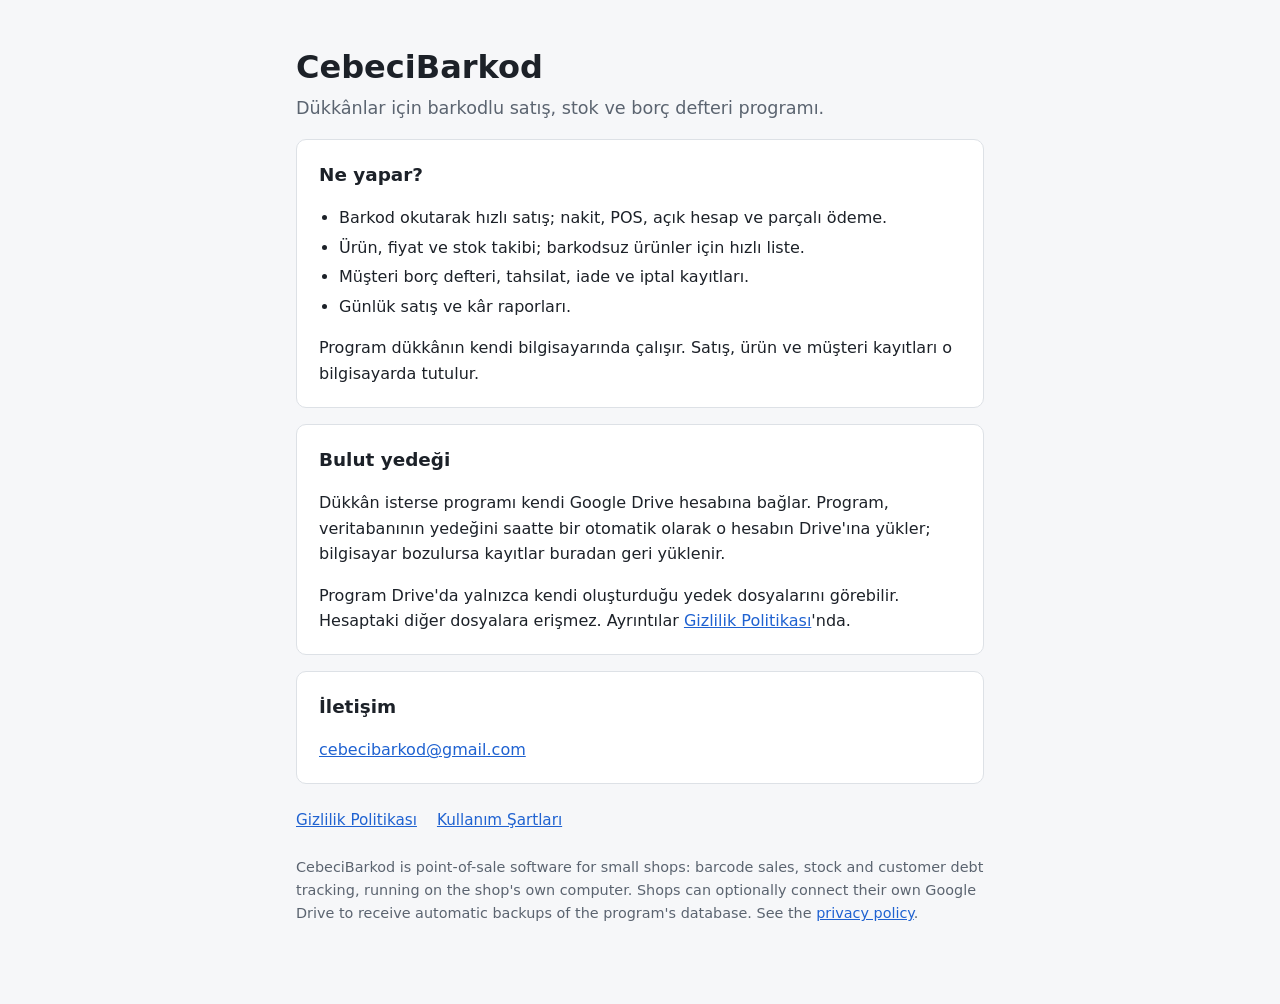
<file: index.html>
<!doctype html>
<html lang="tr">
<head>
<meta charset="utf-8">
<meta name="viewport" content="width=device-width, initial-scale=1">
<title>CebeciBarkod</title>
<meta name="description" content="CebeciBarkod: dükkânlar için barkodlu satış, stok ve borç defteri programı.">
<link rel="stylesheet" href="style.css">
</head>
<body>
<main>
  <header>
    <h1>CebeciBarkod</h1>
    <p class="lead">Dükkânlar için barkodlu satış, stok ve borç defteri programı.</p>
  </header>

  <section>
    <h2>Ne yapar?</h2>
    <ul>
      <li>Barkod okutarak hızlı satış; nakit, POS, açık hesap ve parçalı ödeme.</li>
      <li>Ürün, fiyat ve stok takibi; barkodsuz ürünler için hızlı liste.</li>
      <li>Müşteri borç defteri, tahsilat, iade ve iptal kayıtları.</li>
      <li>Günlük satış ve kâr raporları.</li>
    </ul>
    <p>Program dükkânın kendi bilgisayarında çalışır. Satış, ürün ve müşteri kayıtları o bilgisayarda tutulur.</p>
  </section>

  <section>
    <h2>Bulut yedeği</h2>
    <p>Dükkân isterse programı kendi Google Drive hesabına bağlar. Program, veritabanının yedeğini saatte bir otomatik olarak o hesabın Drive'ına yükler; bilgisayar bozulursa kayıtlar buradan geri yüklenir.</p>
    <p>Program Drive'da yalnızca kendi oluşturduğu yedek dosyalarını görebilir. Hesaptaki diğer dosyalara erişmez. Ayrıntılar <a href="gizlilik.html">Gizlilik Politikası</a>'nda.</p>
  </section>

  <section>
    <h2>İletişim</h2>
    <p><a href="mailto:cebecibarkod@gmail.com">cebecibarkod@gmail.com</a></p>
  </section>

  <footer>
    <a href="gizlilik.html">Gizlilik Politikası</a>
    <a href="sartlar.html">Kullanım Şartları</a>
  </footer>

  <p class="en" lang="en">CebeciBarkod is point-of-sale software for small shops: barcode sales, stock and customer debt tracking, running on the shop's own computer. Shops can optionally connect their own Google Drive to receive automatic backups of the program's database. See the <a href="gizlilik.html#english">privacy policy</a>.</p>
</main>
</body>
</html>
</file>
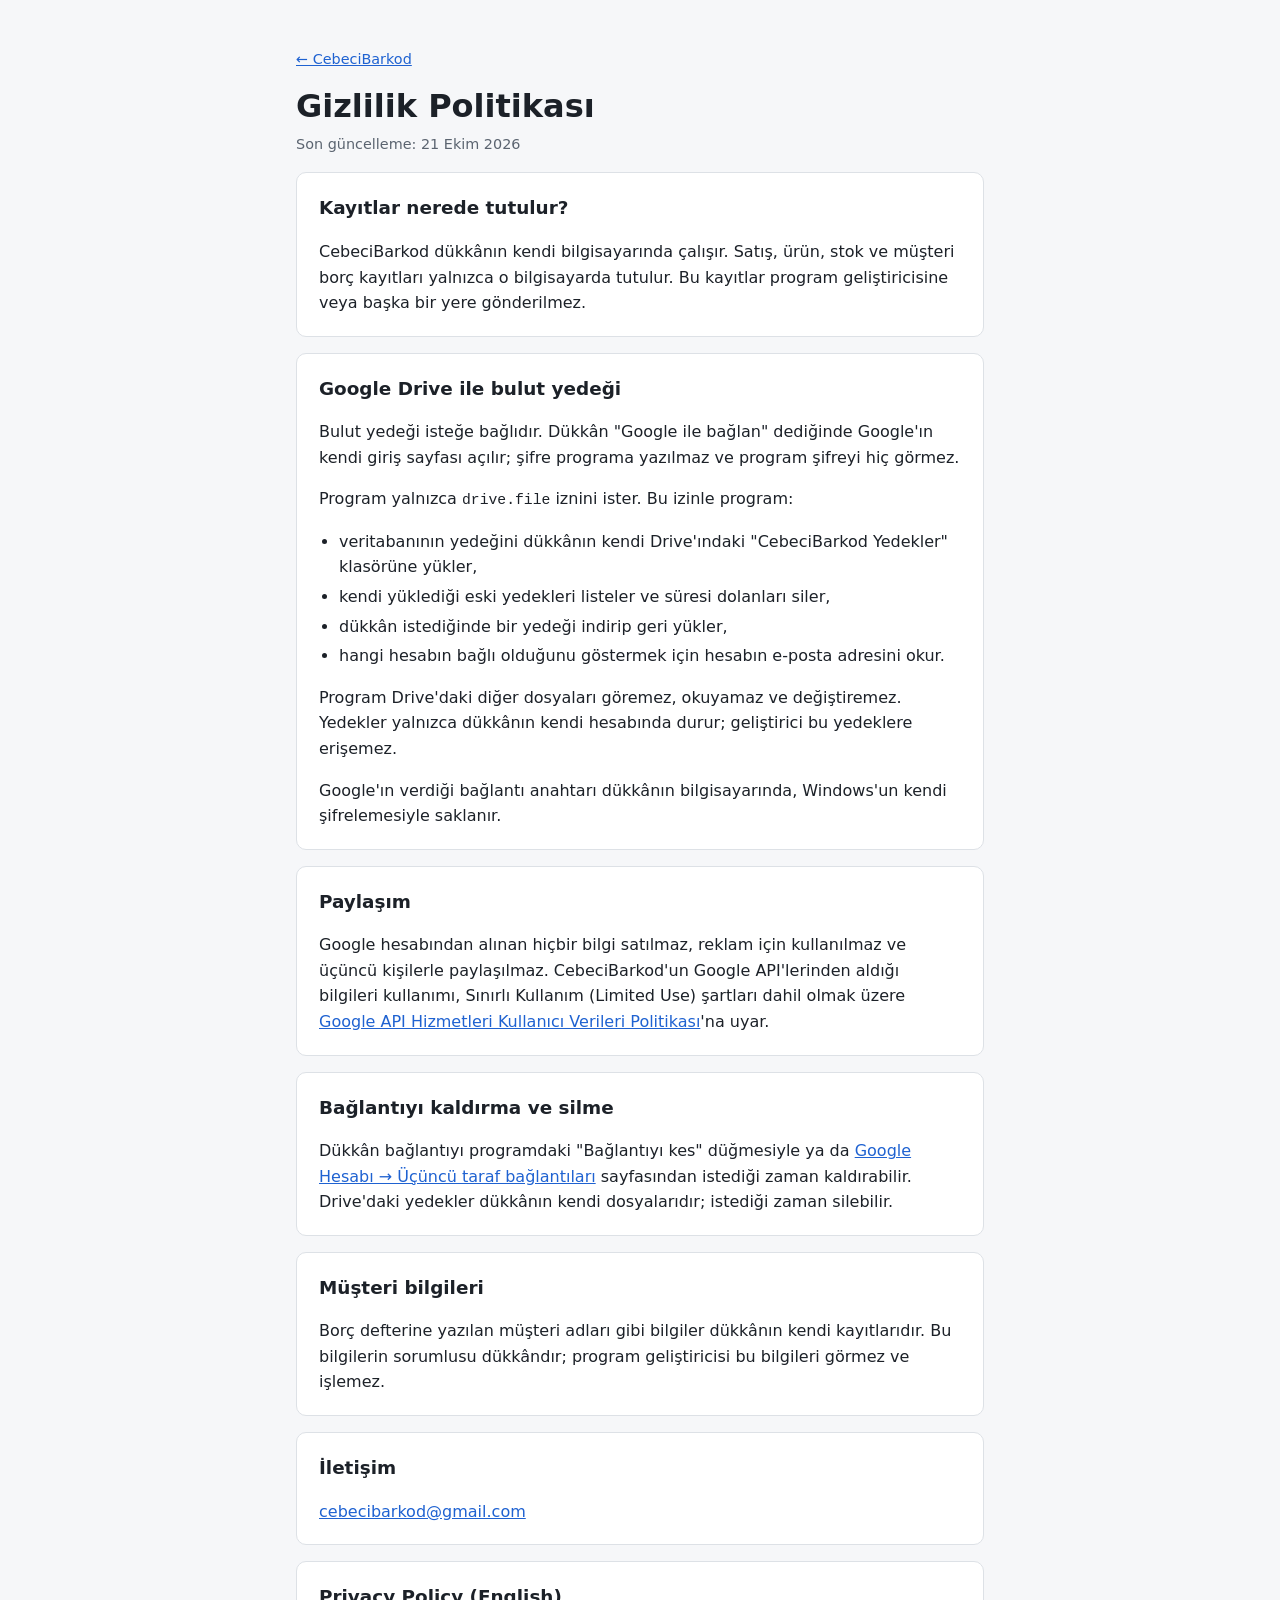
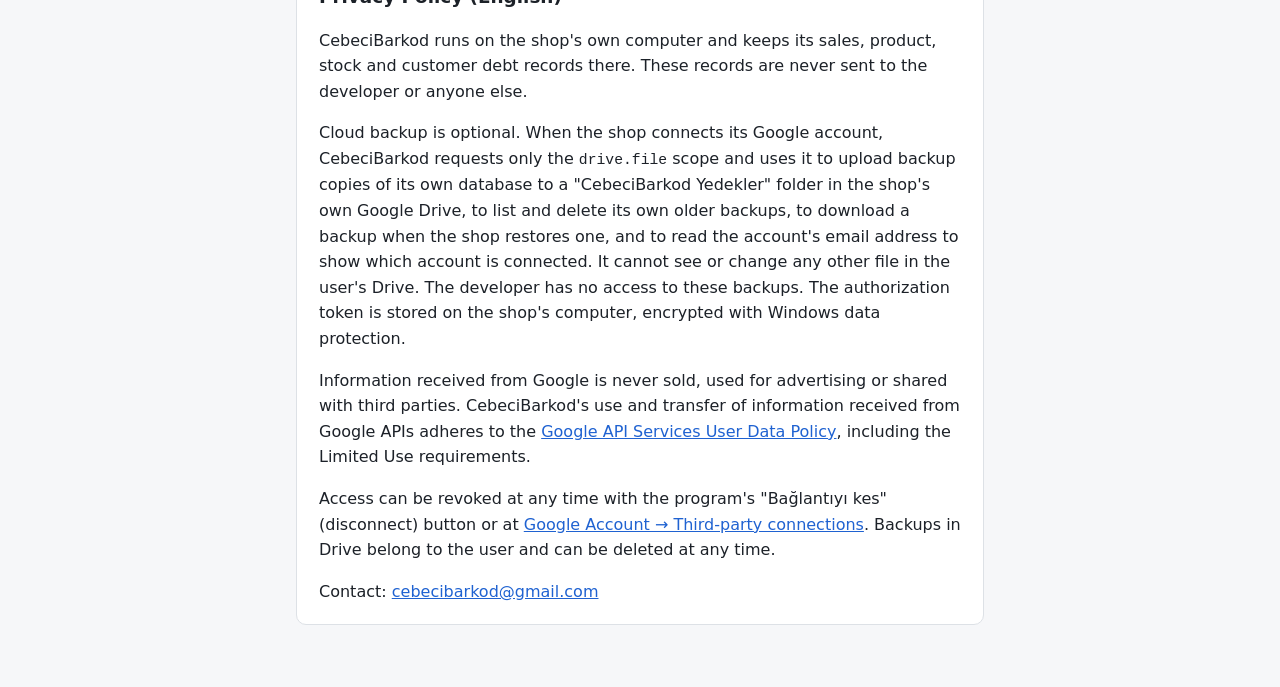
<file: gizlilik.html>
<!doctype html>
<html lang="tr">
<head>
<meta charset="utf-8">
<meta name="viewport" content="width=device-width, initial-scale=1">
<title>Gizlilik Politikası · CebeciBarkod</title>
<link rel="stylesheet" href="style.css">
</head>
<body>
<main>
  <p class="back"><a href="./">← CebeciBarkod</a></p>
  <h1>Gizlilik Politikası</h1>
  <p class="meta">Son güncelleme: 21 Ekim 2026</p>

  <section>
    <h2>Kayıtlar nerede tutulur?</h2>
    <p>CebeciBarkod dükkânın kendi bilgisayarında çalışır. Satış, ürün, stok ve müşteri borç kayıtları yalnızca o bilgisayarda tutulur. Bu kayıtlar program geliştiricisine veya başka bir yere gönderilmez.</p>
  </section>

  <section>
    <h2>Google Drive ile bulut yedeği</h2>
    <p>Bulut yedeği isteğe bağlıdır. Dükkân "Google ile bağlan" dediğinde Google'ın kendi giriş sayfası açılır; şifre programa yazılmaz ve program şifreyi hiç görmez.</p>
    <p>Program yalnızca <code>drive.file</code> iznini ister. Bu izinle program:</p>
    <ul>
      <li>veritabanının yedeğini dükkânın kendi Drive'ındaki "CebeciBarkod Yedekler" klasörüne yükler,</li>
      <li>kendi yüklediği eski yedekleri listeler ve süresi dolanları siler,</li>
      <li>dükkân istediğinde bir yedeği indirip geri yükler,</li>
      <li>hangi hesabın bağlı olduğunu göstermek için hesabın e-posta adresini okur.</li>
    </ul>
    <p>Program Drive'daki diğer dosyaları göremez, okuyamaz ve değiştiremez. Yedekler yalnızca dükkânın kendi hesabında durur; geliştirici bu yedeklere erişemez.</p>
    <p>Google'ın verdiği bağlantı anahtarı dükkânın bilgisayarında, Windows'un kendi şifrelemesiyle saklanır.</p>
  </section>

  <section>
    <h2>Paylaşım</h2>
    <p>Google hesabından alınan hiçbir bilgi satılmaz, reklam için kullanılmaz ve üçüncü kişilerle paylaşılmaz. CebeciBarkod'un Google API'lerinden aldığı bilgileri kullanımı, Sınırlı Kullanım (Limited Use) şartları dahil olmak üzere <a href="https://developers.google.com/terms/api-services-user-data-policy">Google API Hizmetleri Kullanıcı Verileri Politikası</a>'na uyar.</p>
  </section>

  <section>
    <h2>Bağlantıyı kaldırma ve silme</h2>
    <p>Dükkân bağlantıyı programdaki "Bağlantıyı kes" düğmesiyle ya da <a href="https://myaccount.google.com/connections">Google Hesabı → Üçüncü taraf bağlantıları</a> sayfasından istediği zaman kaldırabilir. Drive'daki yedekler dükkânın kendi dosyalarıdır; istediği zaman silebilir.</p>
  </section>

  <section>
    <h2>Müşteri bilgileri</h2>
    <p>Borç defterine yazılan müşteri adları gibi bilgiler dükkânın kendi kayıtlarıdır. Bu bilgilerin sorumlusu dükkândır; program geliştiricisi bu bilgileri görmez ve işlemez.</p>
  </section>

  <section>
    <h2>İletişim</h2>
    <p><a href="mailto:cebecibarkod@gmail.com">cebecibarkod@gmail.com</a></p>
  </section>

  <section id="english" lang="en" class="en-block">
    <h2>Privacy Policy (English)</h2>
    <p>CebeciBarkod runs on the shop's own computer and keeps its sales, product, stock and customer debt records there. These records are never sent to the developer or anyone else.</p>
    <p>Cloud backup is optional. When the shop connects its Google account, CebeciBarkod requests only the <code>drive.file</code> scope and uses it to upload backup copies of its own database to a "CebeciBarkod Yedekler" folder in the shop's own Google Drive, to list and delete its own older backups, to download a backup when the shop restores one, and to read the account's email address to show which account is connected. It cannot see or change any other file in the user's Drive. The developer has no access to these backups. The authorization token is stored on the shop's computer, encrypted with Windows data protection.</p>
    <p>Information received from Google is never sold, used for advertising or shared with third parties. CebeciBarkod's use and transfer of information received from Google APIs adheres to the <a href="https://developers.google.com/terms/api-services-user-data-policy">Google API Services User Data Policy</a>, including the Limited Use requirements.</p>
    <p>Access can be revoked at any time with the program's "Bağlantıyı kes" (disconnect) button or at <a href="https://myaccount.google.com/connections">Google Account → Third-party connections</a>. Backups in Drive belong to the user and can be deleted at any time.</p>
    <p>Contact: <a href="mailto:cebecibarkod@gmail.com">cebecibarkod@gmail.com</a></p>
  </section>
</main>
</body>
</html>
</file>
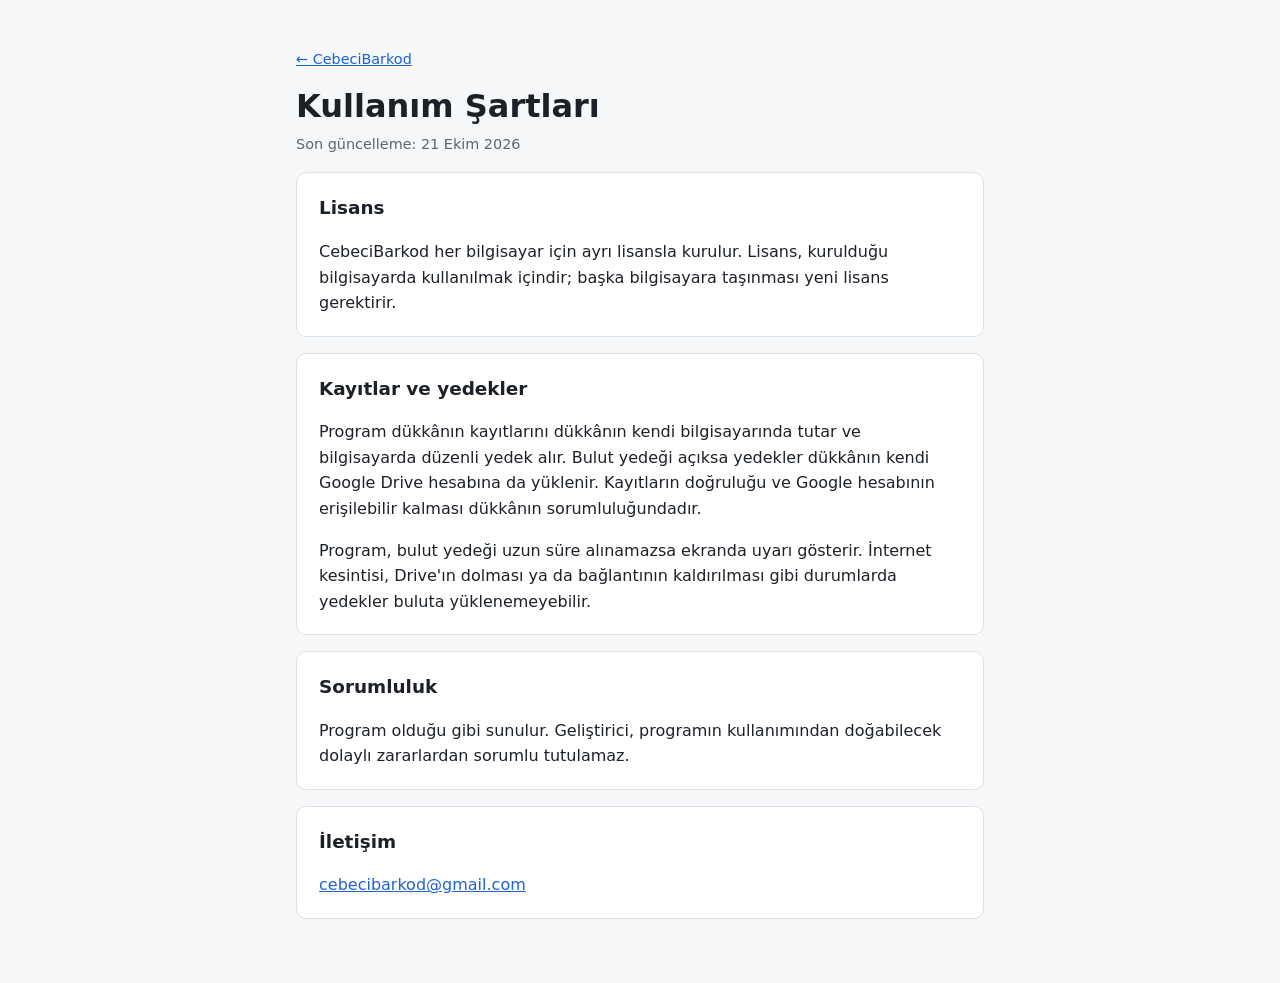
<file: sartlar.html>
<!doctype html>
<html lang="tr">
<head>
<meta charset="utf-8">
<meta name="viewport" content="width=device-width, initial-scale=1">
<title>Kullanım Şartları · CebeciBarkod</title>
<link rel="stylesheet" href="style.css">
</head>
<body>
<main>
  <p class="back"><a href="./">← CebeciBarkod</a></p>
  <h1>Kullanım Şartları</h1>
  <p class="meta">Son güncelleme: 21 Ekim 2026</p>

  <section>
    <h2>Lisans</h2>
    <p>CebeciBarkod her bilgisayar için ayrı lisansla kurulur. Lisans, kurulduğu bilgisayarda kullanılmak içindir; başka bilgisayara taşınması yeni lisans gerektirir.</p>
  </section>

  <section>
    <h2>Kayıtlar ve yedekler</h2>
    <p>Program dükkânın kayıtlarını dükkânın kendi bilgisayarında tutar ve bilgisayarda düzenli yedek alır. Bulut yedeği açıksa yedekler dükkânın kendi Google Drive hesabına da yüklenir. Kayıtların doğruluğu ve Google hesabının erişilebilir kalması dükkânın sorumluluğundadır.</p>
    <p>Program, bulut yedeği uzun süre alınamazsa ekranda uyarı gösterir. İnternet kesintisi, Drive'ın dolması ya da bağlantının kaldırılması gibi durumlarda yedekler buluta yüklenemeyebilir.</p>
  </section>

  <section>
    <h2>Sorumluluk</h2>
    <p>Program olduğu gibi sunulur. Geliştirici, programın kullanımından doğabilecek dolaylı zararlardan sorumlu tutulamaz.</p>
  </section>

  <section>
    <h2>İletişim</h2>
    <p><a href="mailto:cebecibarkod@gmail.com">cebecibarkod@gmail.com</a></p>
  </section>
</main>
</body>
</html>
</file>
<file: style.css>
:root {
  --bg: #f6f7f9;
  --surface: #ffffff;
  --text: #1c2128;
  --muted: #5b6470;
  --border: #dde1e6;
  --accent: #1f62d1;
}

@media (prefers-color-scheme: dark) {
  :root {
    --bg: #15181c;
    --surface: #1d2126;
    --text: #e6e9ed;
    --muted: #9aa3ae;
    --border: #2e343b;
    --accent: #7aa7f5;
  }
}

* { box-sizing: border-box; }

body {
  margin: 0;
  background: var(--bg);
  color: var(--text);
  font: 16px/1.6 system-ui, -apple-system, "Segoe UI", Roboto, sans-serif;
}

main {
  max-width: 720px;
  margin: 0 auto;
  padding: 48px 16px 64px;
}

h1 { font-size: 2rem; line-height: 1.2; margin: 0 0 8px; }
h2 { font-size: 1.15rem; margin: 0 0 8px; }

section {
  background: var(--surface);
  border: 1px solid var(--border);
  border-radius: 10px;
  padding: 20px 22px;
  margin-top: 16px;
}

section p:last-child, section ul:last-child { margin-bottom: 0; }
ul { padding-left: 20px; }
li + li { margin-top: 4px; }

a { color: var(--accent); }
code { font-size: 0.92em; }

.lead { color: var(--muted); font-size: 1.1rem; margin: 0; }
.meta, .back { color: var(--muted); font-size: 0.9rem; margin: 0 0 4px; }
.back { margin-bottom: 16px; }

footer {
  display: flex;
  gap: 20px;
  margin-top: 24px;
  font-size: 0.95rem;
}

.en { color: var(--muted); font-size: 0.9rem; margin-top: 24px; }
</file>
